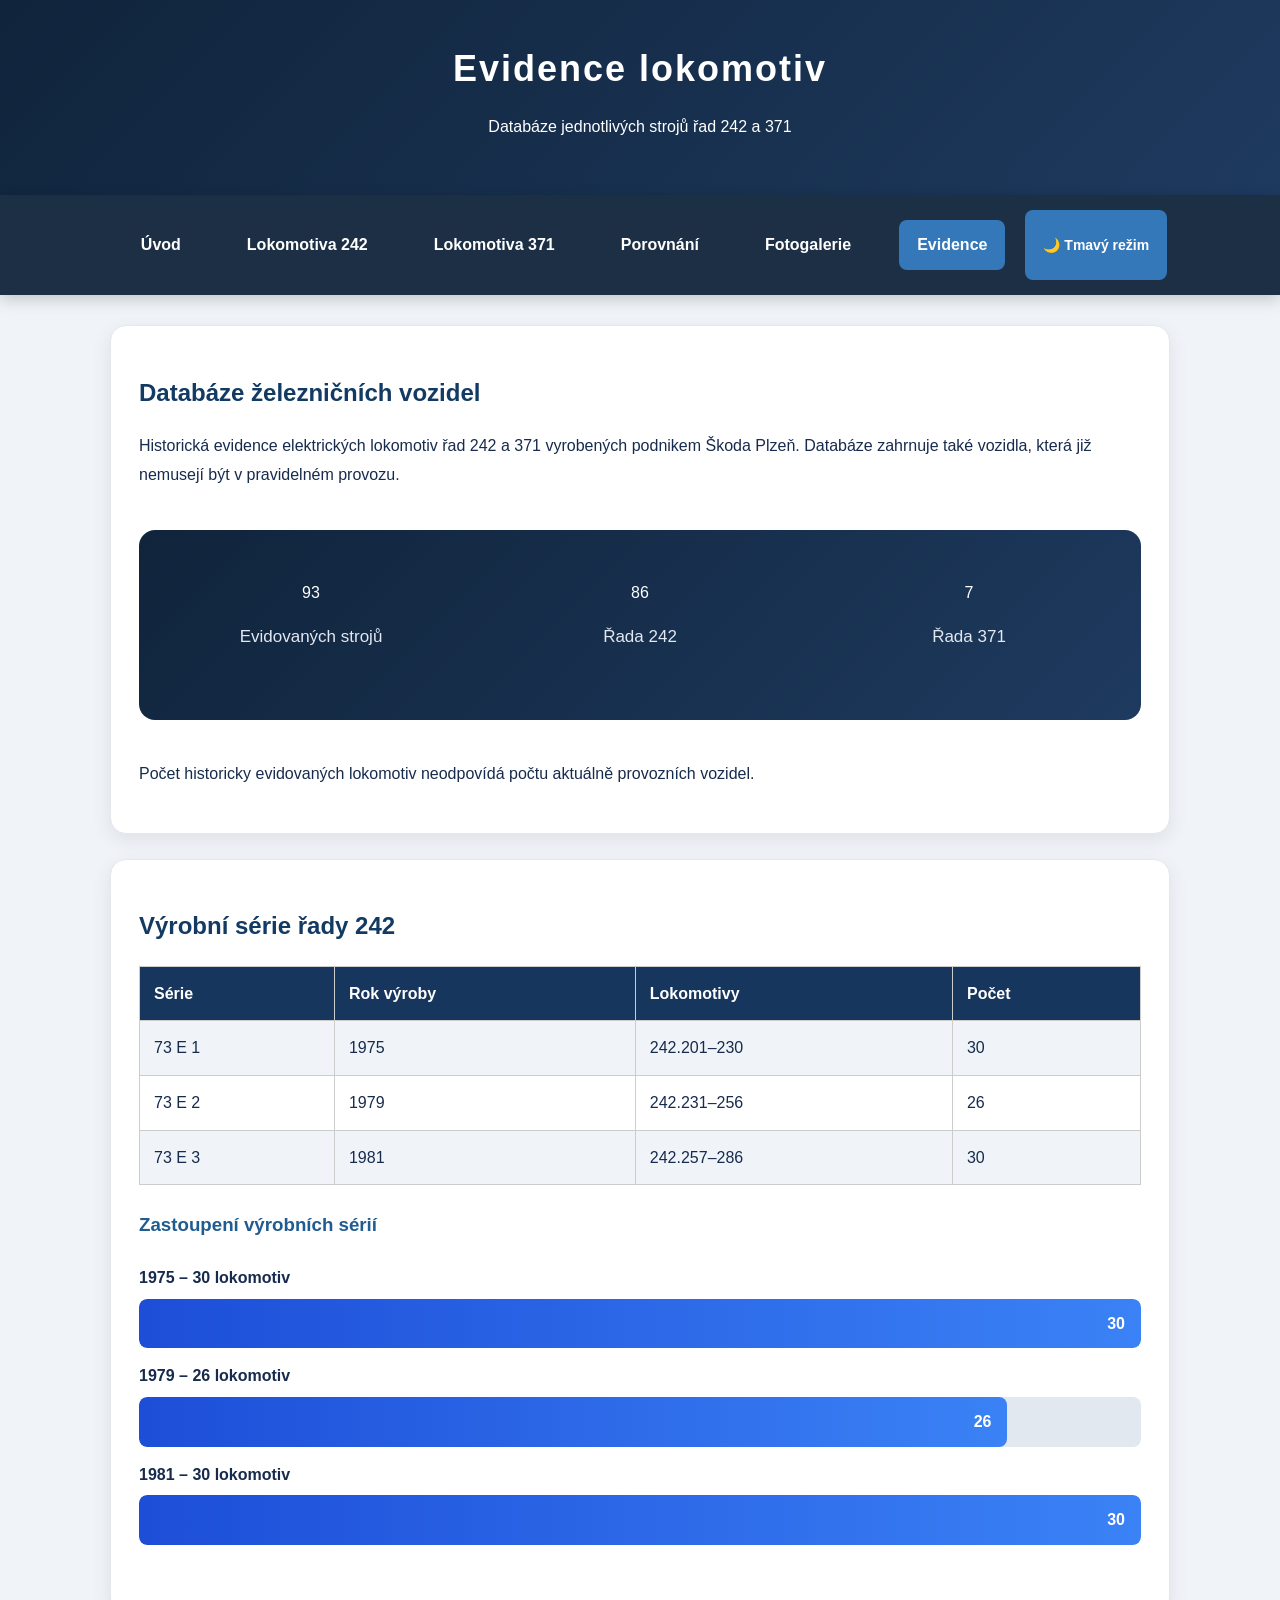
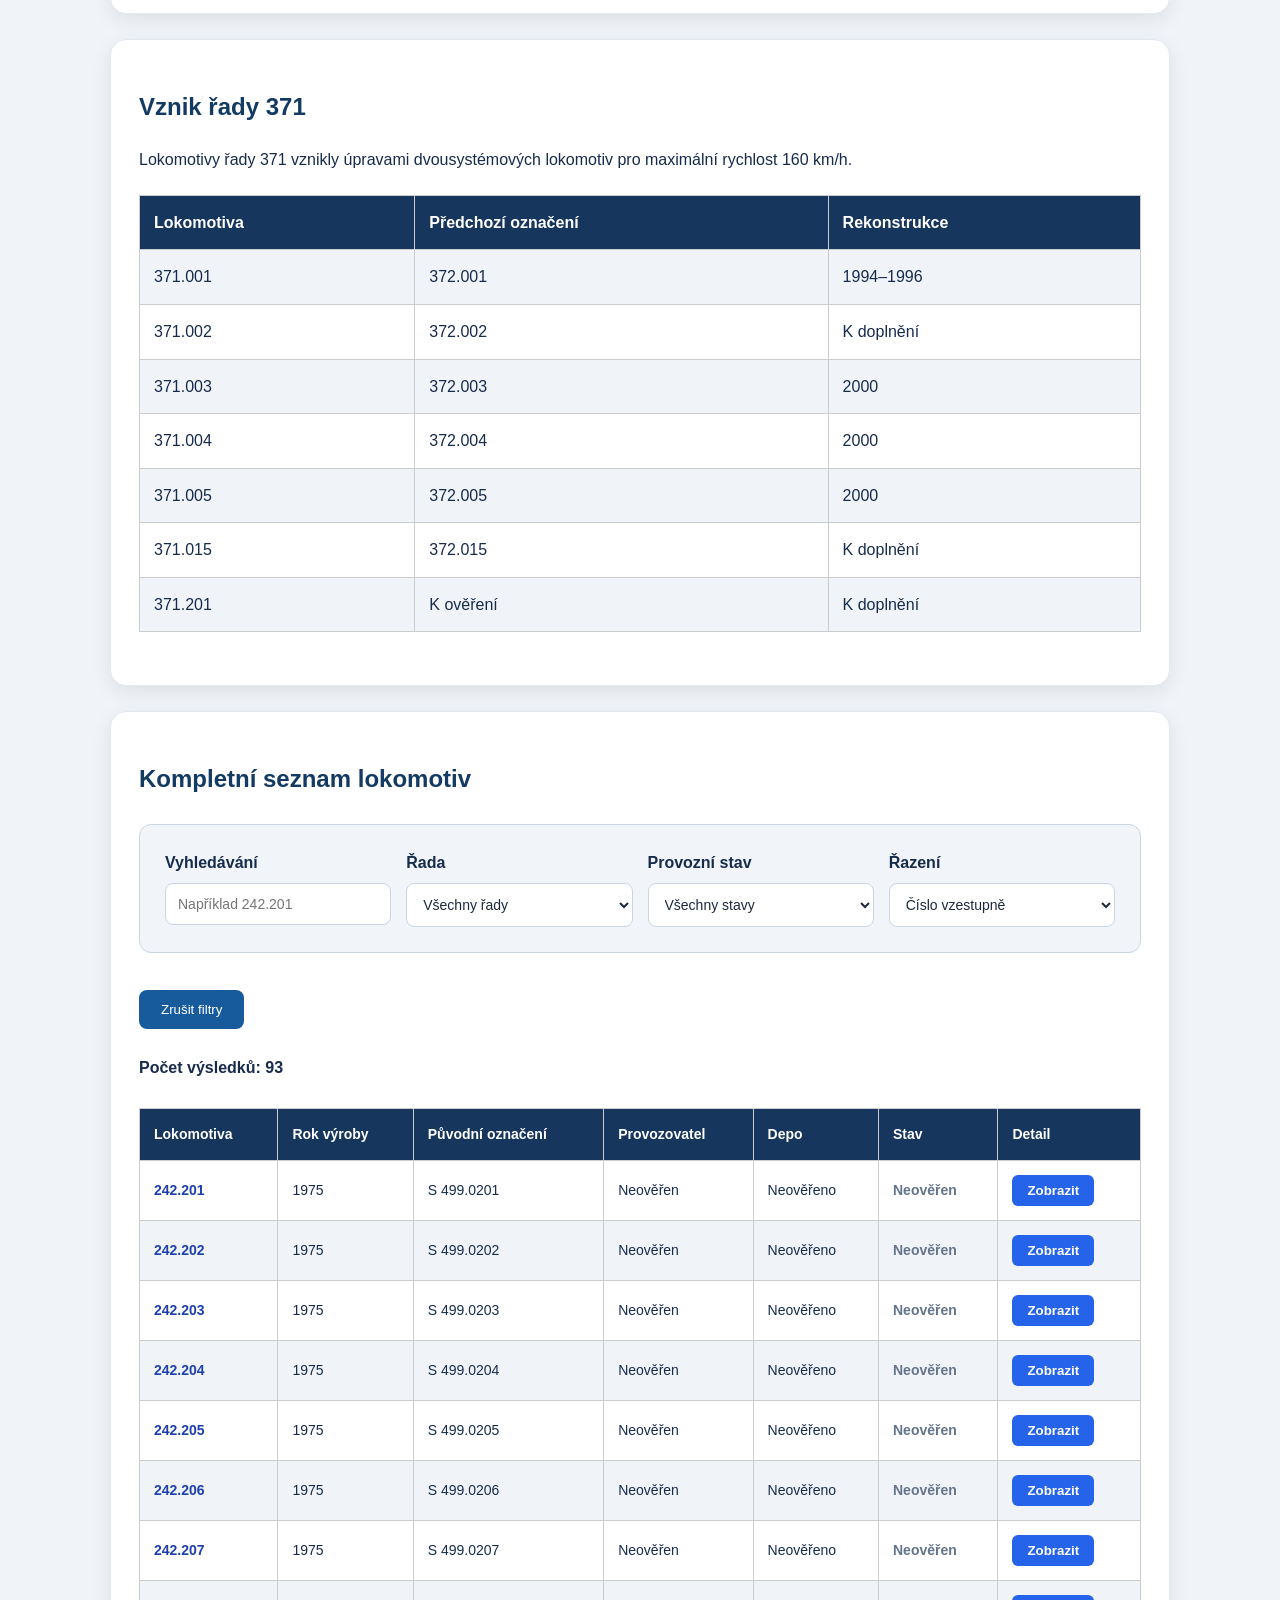
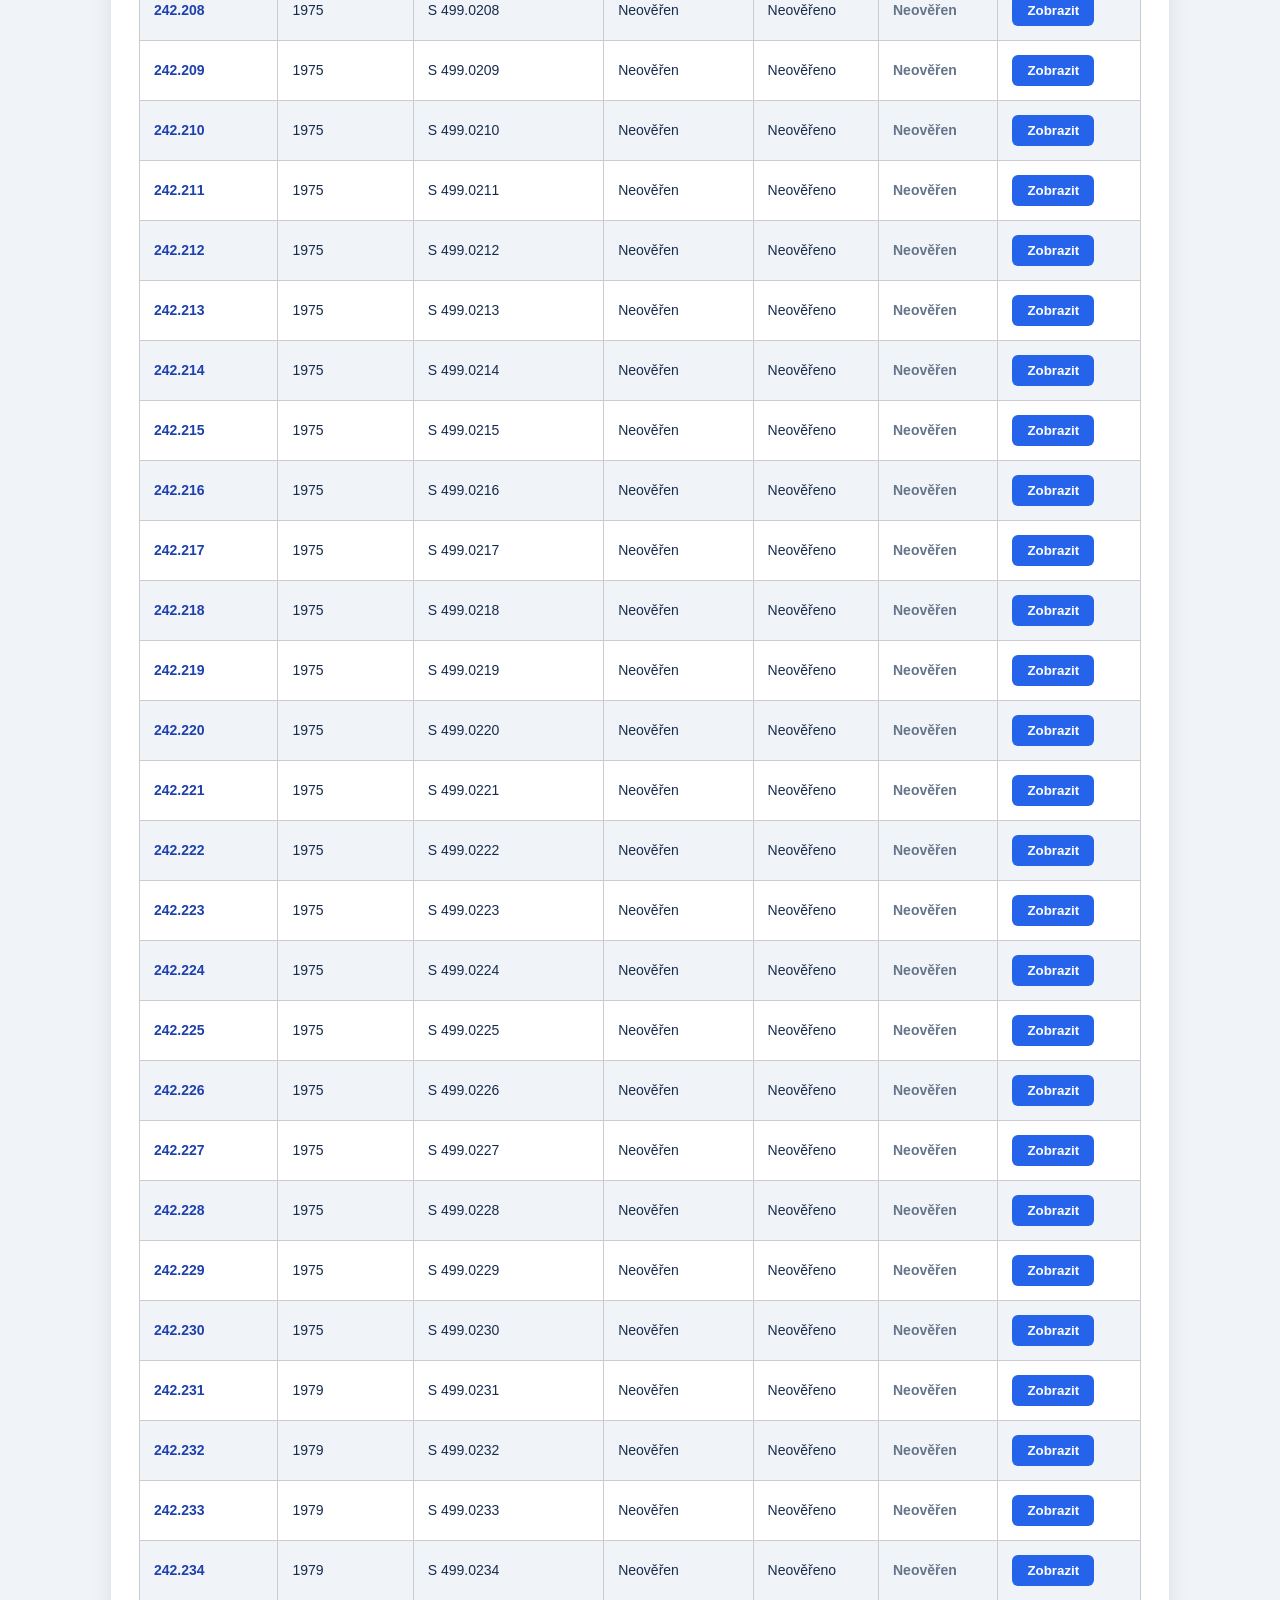
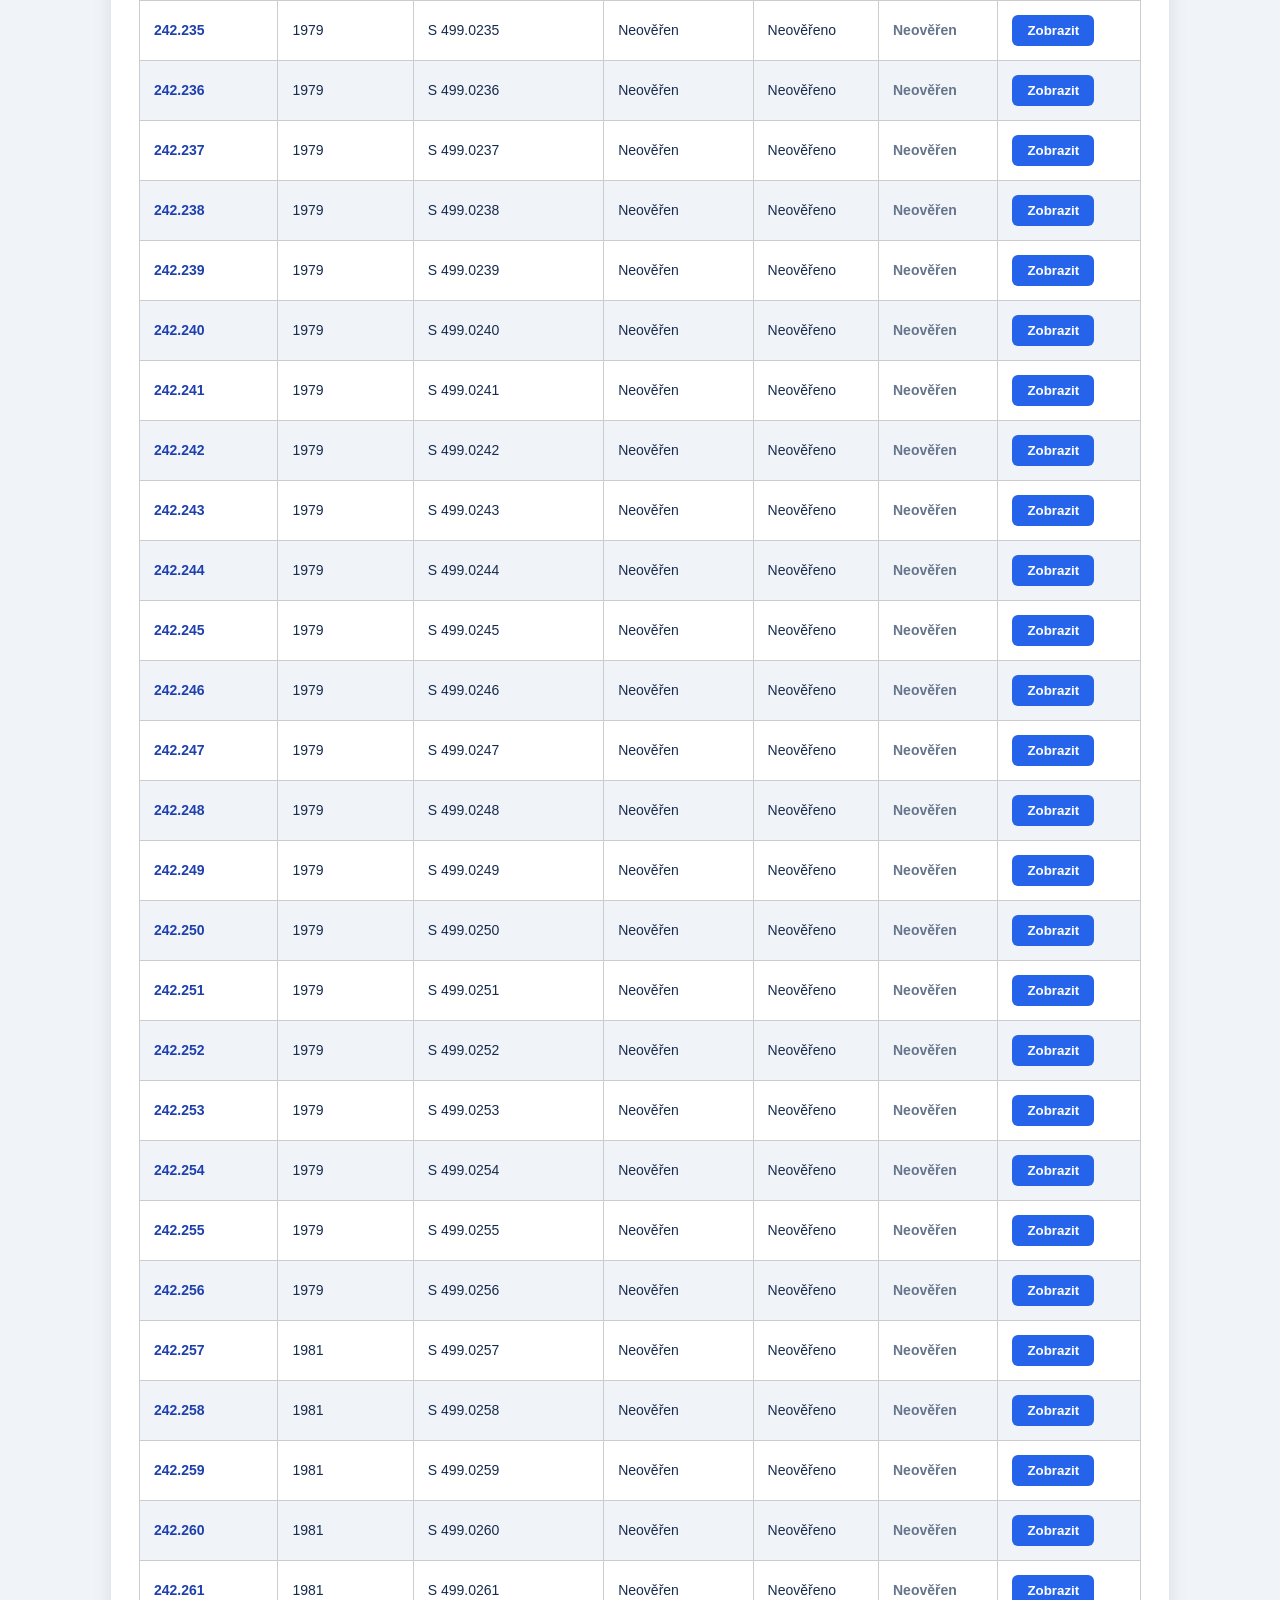
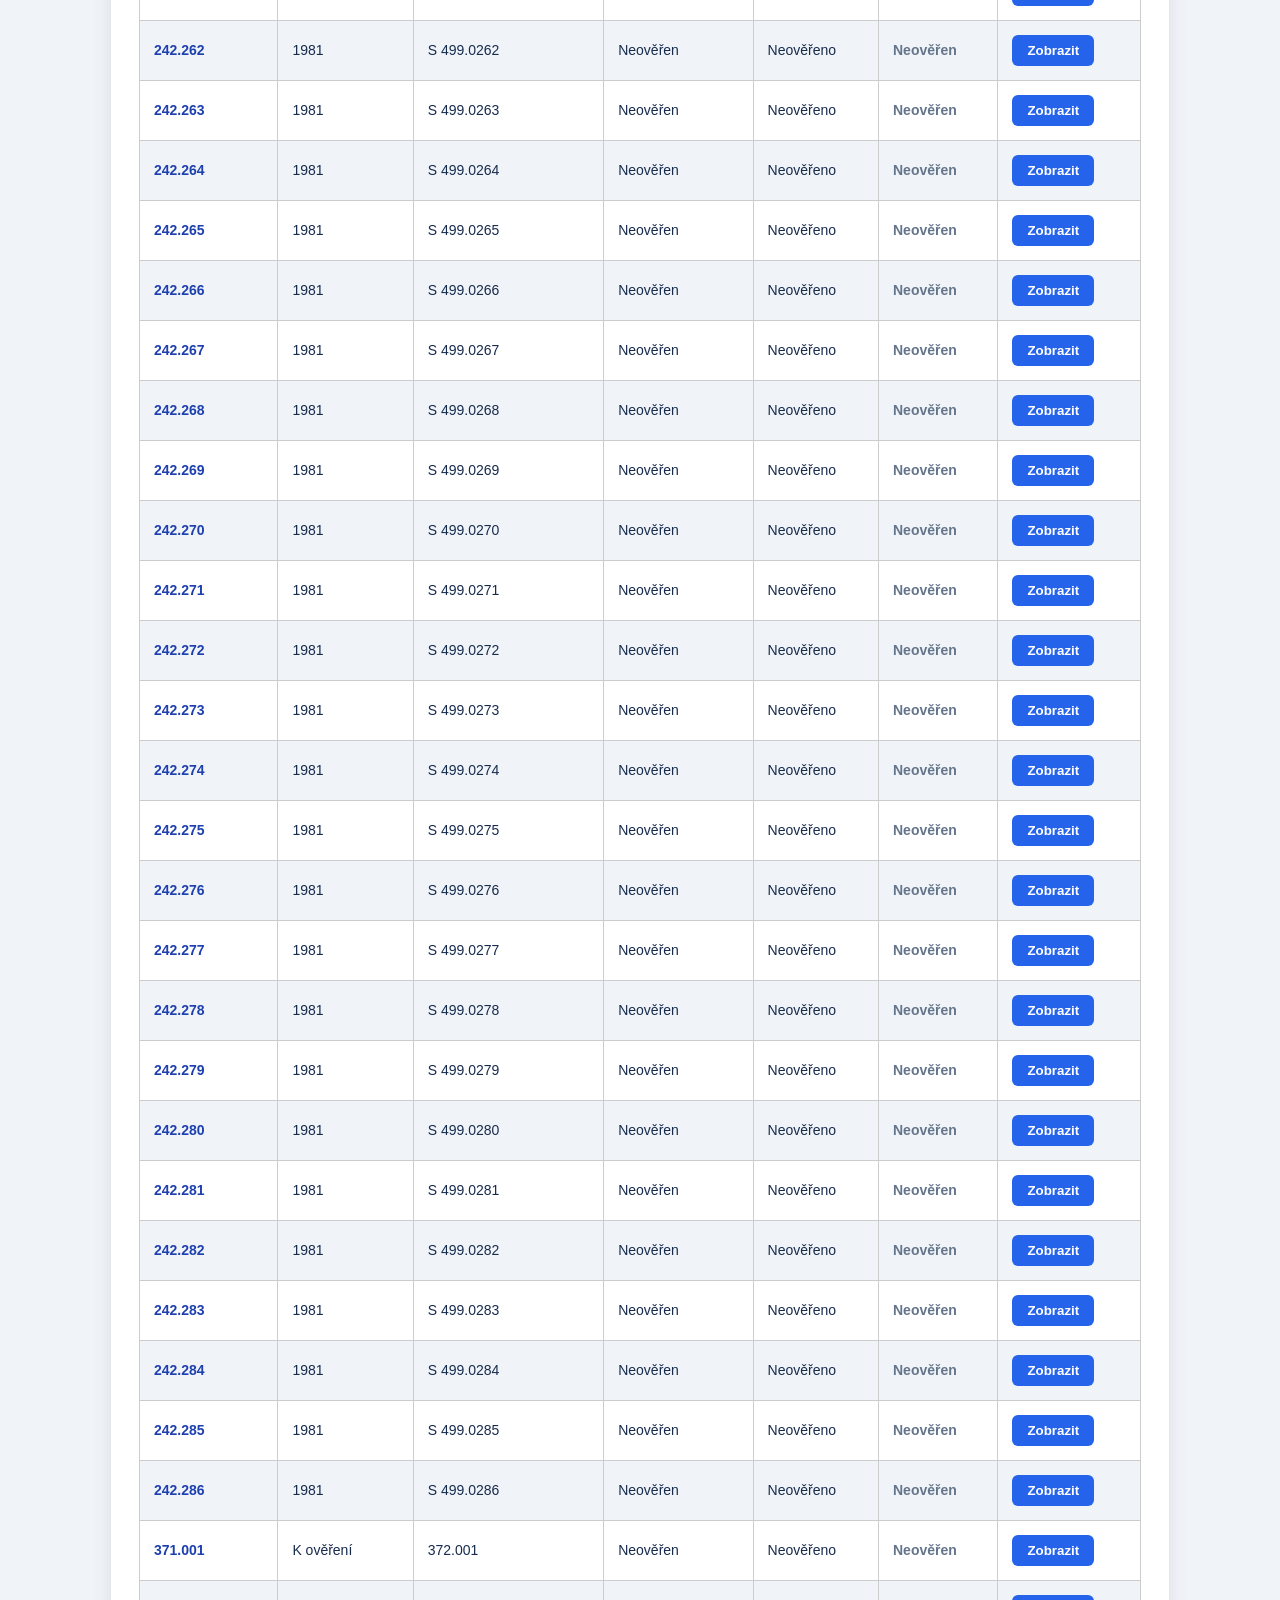
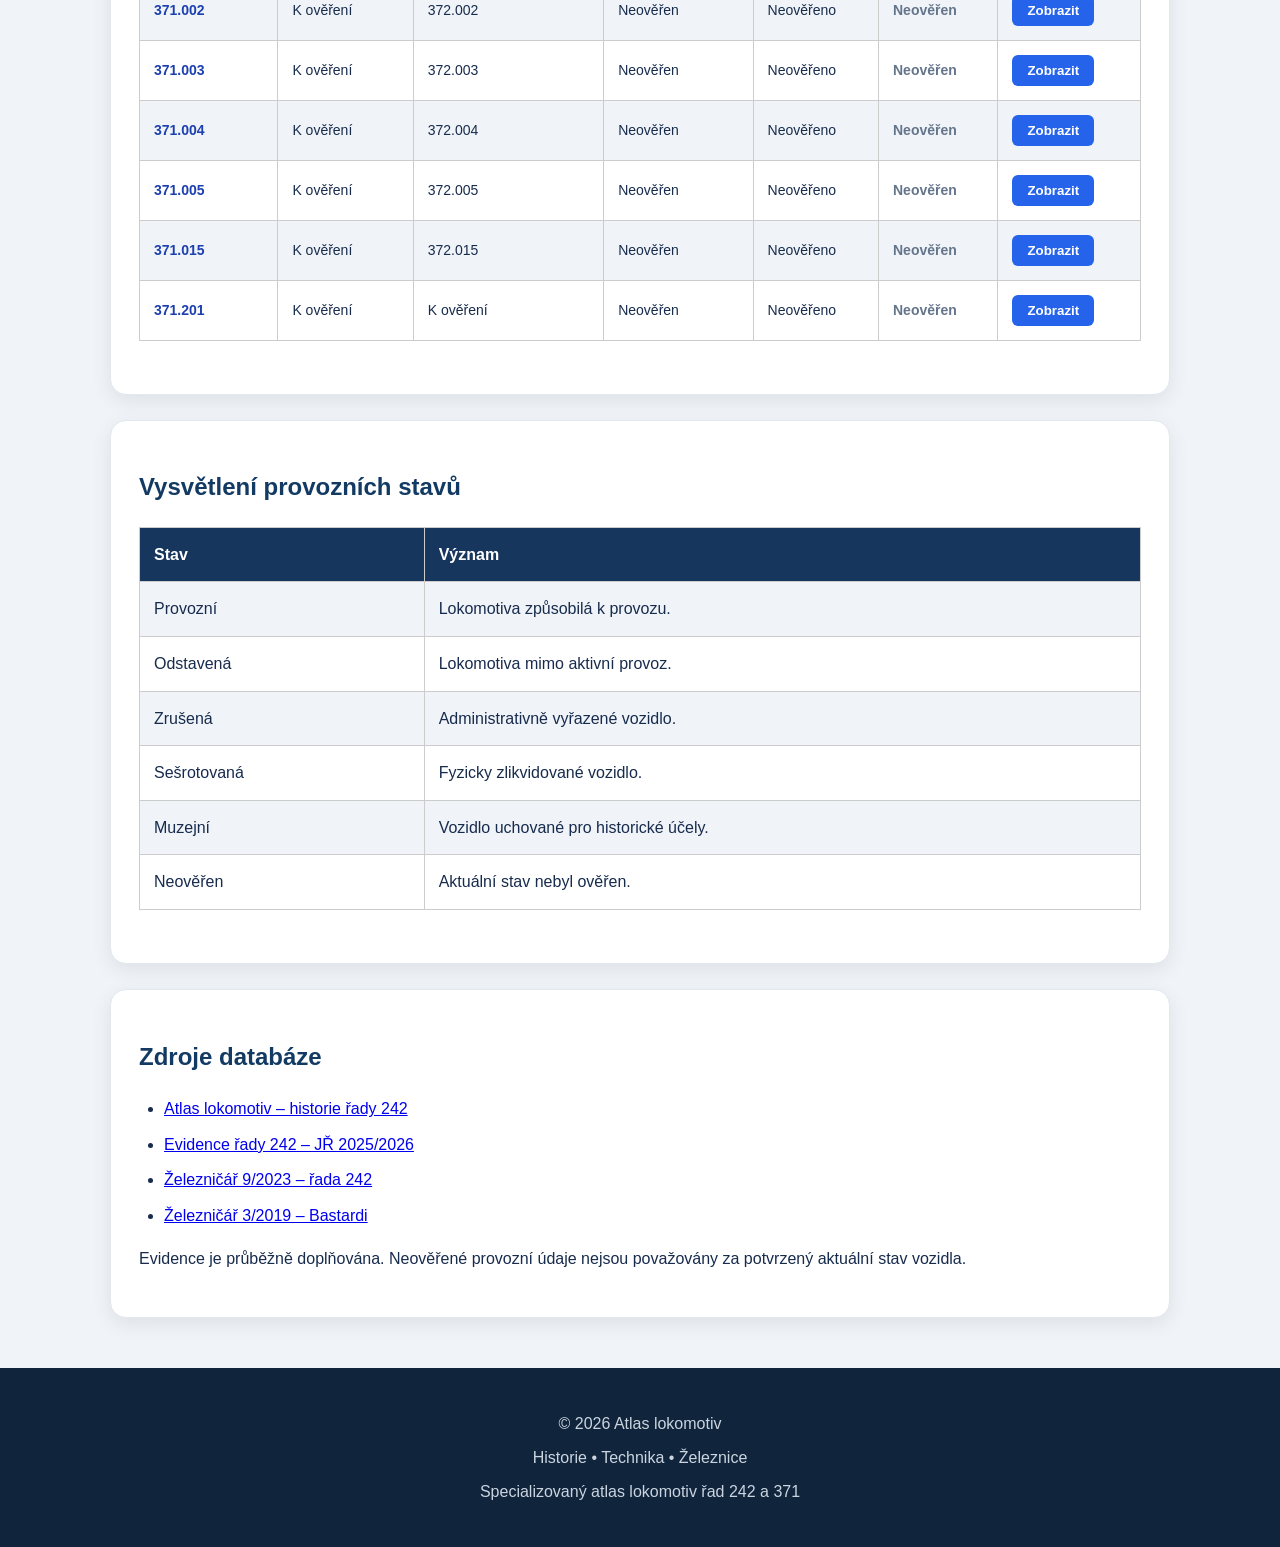
<file: evidence.html>
<!DOCTYPE html>
<html lang="cs">

<head>
    <meta charset="UTF-8">
    <meta name="viewport" content="width=device-width, initial-scale=1.0">
    <title>Evidence lokomotiv 242 a 371 – databáze vozidel</title>
    <meta name="description" content="Historická evidence lokomotiv 242 Plecháč a 371 Bastard. Databáze jednotlivých strojů, evidenční čísla, výrobní série, historie a vyhledávání vozidel.">
    <meta name="robots" content="index, follow">
    <link rel="canonical" href="https://atlaslokomotiv.github.io/atlas-lokomotiv-242-371/evidence.html">
    <meta property="og:type" content="website">
    <meta property="og:locale" content="cs_CZ">
    <meta property="og:site_name" content="Atlas lokomotiv">
    <meta property="og:title" content="Evidence lokomotiv 242 a 371 – databáze vozidel">
    <meta property="og:description" content="Historická evidence lokomotiv 242 Plecháč a 371 Bastard. Databáze jednotlivých strojů, evidenční čísla, výrobní série, historie a vyhledávání vozidel.">
    <meta property="og:url" content="https://atlaslokomotiv.github.io/atlas-lokomotiv-242-371/evidence.html">
    <meta property="og:image" content="https://atlaslokomotiv.github.io/atlas-lokomotiv-242-371/images/242.jpg">
    <meta name="twitter:card" content="summary_large_image">
    <link rel="stylesheet" href="styly.css">
    <script type="application/ld+json">
{
    "@context": "https://schema.org",
    "@type": "CollectionPage",
    "name": "Evidence lokomotiv 242 a 371 – databáze vozidel",
    "description": "Historická evidence lokomotiv 242 Plecháč a 371 Bastard. Databáze jednotlivých strojů, evidenční čísla, výrobní série, historie a vyhledávání vozidel.",
    "url": "https://atlaslokomotiv.github.io/atlas-lokomotiv-242-371/evidence.html",
    "inLanguage": "cs-CZ",
    "image": "https://atlaslokomotiv.github.io/atlas-lokomotiv-242-371/images/242.jpg"
}
    </script>
</head>

<body>

<header>
    <h1>Evidence lokomotiv</h1>
    <p>Databáze jednotlivých strojů řad 242 a 371</p>
</header>

<nav>
    <a href="index.html">Úvod</a>
    <a href="lokomotiva-242.html">Lokomotiva 242</a>
    <a href="lokomotiva-371.html">Lokomotiva 371</a>
    <a href="porovnani.html">Porovnání</a>
    <a href="galerie.html">Fotogalerie</a>
    <a href="evidence.html" aria-current="page">Evidence</a>

    <button id="theme-toggle" type="button">
        🌙 Tmavý režim
    </button>
</nav>

<main>

    <section class="card">

        <h2>Databáze železničních vozidel</h2>

        <p>
            Historická evidence elektrických lokomotiv
            řad 242 a 371 vyrobených podnikem Škoda Plzeň.
            Databáze zahrnuje také vozidla, která již
            nemusejí být v pravidelném provozu.
        </p>

        <div class="statistiky">
            <div class="statistiky-grid">

                <div class="statistika">
                    <span id="celkovy-pocet">93</span>
                    <p>Evidovaných strojů</p>
                </div>

                <div class="statistika">
                    <span>86</span>
                    <p>Řada 242</p>
                </div>

                <div class="statistika">
                    <span>7</span>
                    <p>Řada 371</p>
                </div>

            </div>
        </div>

        <p class="technicka-poznamka">
            Počet historicky evidovaných lokomotiv
            neodpovídá počtu aktuálně provozních vozidel.
        </p>

    </section>


    <!-- VÝROBNÍ SÉRIE -->

    <section class="card">

        <h2>Výrobní série řady 242</h2>

        <div class="tabulka-scroll">

            <table class="technicke-udaje">

                <tr>
                    <th>Série</th>
                    <th>Rok výroby</th>
                    <th>Lokomotivy</th>
                    <th>Počet</th>
                </tr>

                <tr>
                    <td>73 E 1</td>
                    <td>1975</td>
                    <td>242.201–230</td>
                    <td>30</td>
                </tr>

                <tr>
                    <td>73 E 2</td>
                    <td>1979</td>
                    <td>242.231–256</td>
                    <td>26</td>
                </tr>

                <tr>
                    <td>73 E 3</td>
                    <td>1981</td>
                    <td>242.257–286</td>
                    <td>30</td>
                </tr>

            </table>

        </div>

        <h3>Zastoupení výrobních sérií</h3>

        <div class="porovnani-graf">

            <div class="graf-popis">1975 – 30 lokomotiv</div>

            <div class="graf-draha">
                <div class="graf-sloupec rada242"
                     style="width:100%">
                    30
                </div>
            </div>

            <div class="graf-popis">1979 – 26 lokomotiv</div>

            <div class="graf-draha">
                <div class="graf-sloupec rada242"
                     style="width:86.67%">
                    26
                </div>
            </div>

            <div class="graf-popis">1981 – 30 lokomotiv</div>

            <div class="graf-draha">
                <div class="graf-sloupec rada242"
                     style="width:100%">
                    30
                </div>
            </div>

        </div>

    </section>


    <!-- HISTORIE ŘADY 371 -->

    <section class="card">

        <h2>Vznik řady 371</h2>

        <p>
            Lokomotivy řady 371 vznikly úpravami
            dvousystémových lokomotiv pro maximální
            rychlost 160 km/h.
        </p>

        <div class="tabulka-scroll">

            <table class="technicke-udaje">

                <tr>
                    <th>Lokomotiva</th>
                    <th>Předchozí označení</th>
                    <th>Rekonstrukce</th>
                </tr>

                <tr>
                    <td>371.001</td>
                    <td>372.001</td>
                    <td>1994–1996</td>
                </tr>

                <tr>
                    <td>371.002</td>
                    <td>372.002</td>
                    <td>K doplnění</td>
                </tr>

                <tr>
                    <td>371.003</td>
                    <td>372.003</td>
                    <td>2000</td>
                </tr>

                <tr>
                    <td>371.004</td>
                    <td>372.004</td>
                    <td>2000</td>
                </tr>

                <tr>
                    <td>371.005</td>
                    <td>372.005</td>
                    <td>2000</td>
                </tr>

                <tr>
                    <td>371.015</td>
                    <td>372.015</td>
                    <td>K doplnění</td>
                </tr>

                <tr>
                    <td>371.201</td>
                    <td>K ověření</td>
                    <td>K doplnění</td>
                </tr>

            </table>

        </div>

    </section>


    <!-- VYHLEDÁVÁNÍ A FILTRY -->

    <section class="card" id="databaze">

        <h2>Kompletní seznam lokomotiv</h2>

        <div class="evidence-filtry">

            <div>
                <label for="hledani-lokomotivy">
                    Vyhledávání
                </label>

                <input type="search"
                       id="hledani-lokomotivy"
                       placeholder="Například 242.201">
            </div>

            <div>
                <label for="filtr-rada">Řada</label>

                <select id="filtr-rada">
                    <option value="vse">Všechny řady</option>
                    <option value="242">Řada 242</option>
                    <option value="371">Řada 371</option>
                </select>
            </div>

            <div>
                <label for="filtr-stav">Provozní stav</label>

                <select id="filtr-stav">
                    <option value="vse">Všechny stavy</option>
                    <option value="Provozní">Provozní</option>
                    <option value="Odstavená">Odstavená</option>
                    <option value="Zrušená">Zrušená</option>
                    <option value="Sešrotovaná">Sešrotovaná</option>
                    <option value="Muzejní">Muzejní</option>
                    <option value="Neověřen">Neověřen</option>
                </select>
            </div>

            <div>
                <label for="filtr-razeni">Řazení</label>

                <select id="filtr-razeni">
                    <option value="vzestupne">
                        Číslo vzestupně
                    </option>

                    <option value="sestupne">
                        Číslo sestupně
                    </option>
                </select>
            </div>

        </div>

        <button id="zrusit-filtry" type="button"
                class="tlacitko">
            Zrušit filtry
        </button>

        <p id="pocet-vysledku" aria-live="polite">
            Počet výsledků: 93
        </p>

        <div class="tabulka-scroll">

            <table class="technicke-udaje evidence-tabulka">

                <thead>
                    <tr>
                        <th>Lokomotiva</th>
                        <th>Rok výroby</th>
                        <th>Původní označení</th>
                        <th>Provozovatel</th>
                        <th>Depo</th>
                        <th>Stav</th>
                        <th>Detail</th>
                    </tr>
                </thead>

                <tbody id="seznam-lokomotiv"></tbody>

            </table>

        </div>

        <noscript>
            Pro zobrazení databáze je nutné povolit JavaScript.
        </noscript>

    </section>


    <!-- VYSVĚTLENÍ STAVŮ -->

    <section class="card">

        <h2>Vysvětlení provozních stavů</h2>

        <div class="tabulka-scroll">

            <table class="technicke-udaje">

                <tr>
                    <th>Stav</th>
                    <th>Význam</th>
                </tr>

                <tr>
                    <td>Provozní</td>
                    <td>Lokomotiva způsobilá k provozu.</td>
                </tr>

                <tr>
                    <td>Odstavená</td>
                    <td>Lokomotiva mimo aktivní provoz.</td>
                </tr>

                <tr>
                    <td>Zrušená</td>
                    <td>Administrativně vyřazené vozidlo.</td>
                </tr>

                <tr>
                    <td>Sešrotovaná</td>
                    <td>Fyzicky zlikvidované vozidlo.</td>
                </tr>

                <tr>
                    <td>Muzejní</td>
                    <td>Vozidlo uchované pro historické účely.</td>
                </tr>

                <tr>
                    <td>Neověřen</td>
                    <td>Aktuální stav nebyl ověřen.</td>
                </tr>

            </table>

        </div>

    </section>


    <!-- ZDROJE -->

    <section class="card">

        <h2>Zdroje databáze</h2>

        <ul>

            <li>
                <a href="https://ww.zelpage.cz/loko-242.html"
                   target="_blank" rel="noopener noreferrer">
                    Atlas lokomotiv – historie řady 242
                </a>
            </li>

            <li>
                <a href="https://www.alanbutschek.cz/obehy2526/ob_242_2526.html"
                   target="_blank" rel="noopener noreferrer">
                    Evidence řady 242 – JŘ 2025/2026
                </a>
            </li>

            <li>
                <a href="https://seznam.cd.cz/assets/zeleznicar/zeleznicar_09_2023.pdf"
                   target="_blank" rel="noopener noreferrer">
                    Železničář 9/2023 – řada 242
                </a>
            </li>

            <li>
                <a href="https://zeleznicar.cd.cz/assets/zeleznicar/zeleznicar_03_2019.pdf"
                   target="_blank" rel="noopener noreferrer">
                    Železničář 3/2019 – Bastardi
                </a>
            </li>

        </ul>

        <p>
            Evidence je průběžně doplňována.
            Neověřené provozní údaje nejsou považovány
            za potvrzený aktuální stav vozidla.
        </p>

    </section>

</main>


<!-- DETAIL LOKOMOTIVY -->

<dialog id="detail-lokomotivy">

    <button id="zavrit-detail"
            type="button"
            aria-label="Zavřít detail">
        ×
    </button>

    <h2 id="detail-nazev"></h2>

    <img id="detail-foto"
         class="lokomotiva-img"
         alt="Ilustrační fotografie řady">

    <p id="detail-popisek"></p>

    <table class="technicke-udaje">
        <tbody id="detail-udaje"></tbody>
    </table>

    <p id="detail-historie"></p>

    <a id="detail-odkaz" class="tlacitko">
        Technické informace o řadě
    </a>

</dialog>


<footer>

    <p>© 2026 Atlas lokomotiv</p>
    <p>Historie • Technika • Železnice</p>
    <p>Specializovaný atlas lokomotiv řad 242 a 371</p>

</footer>


<script src="script.js"></script>

<script>

(function () {

    const lokomotivy = [];


    // VYTVOŘENÍ EVIDENCE ŘADY 242

    for (let cislo = 201; cislo <= 286; cislo++) {

        let rok;
        let serie;

        if (cislo <= 230) {

            rok = 1975;
            serie = "73 E 1";

        } else if (cislo <= 256) {

            rok = 1979;
            serie = "73 E 2";

        } else {

            rok = 1981;
            serie = "73 E 3";

        }

        lokomotivy.push({

            cislo: "242." + cislo,
            rada: "242",
            prezdivka: "Plecháč",
            rok: rok,
            serie: serie,
            puvodni: "S 499.0" + cislo,
            vyrobce: "Škoda Plzeň",
            vyrobniCislo: "Neověřeno",
            rekonstrukce: "Neověřeno",
            provozovatel: "Neověřen",
            depo: "Neověřeno",
            stav: "Neověřen",
            lak: "Neověřen",
            vyrazeni: "Neověřeno",
            rychlost: "120 km/h",
            napajeni: "25 kV AC, 50 Hz",
            foto: "images/242.jpg",
            ilustracni: true,

            historie:
                "Lokomotiva patří do výrobní série " +
                serie + " z roku " + rok +
                ". Individuální historie bude doplněna.",

            aktualizace: "Neověřeno"

        });

    }


    // VYTVOŘENÍ EVIDENCE ŘADY 371

    const bastardi = [

        {
            cislo: "001",
            puvodni: "372.001",
            rekonstrukce: "1994–1996"
        },

        {
            cislo: "002",
            puvodni: "372.002",
            rekonstrukce: "K doplnění"
        },

        {
            cislo: "003",
            puvodni: "372.003",
            rekonstrukce: "2000"
        },

        {
            cislo: "004",
            puvodni: "372.004",
            rekonstrukce: "2000"
        },

        {
            cislo: "005",
            puvodni: "372.005",
            rekonstrukce: "2000"
        },

        {
            cislo: "015",
            puvodni: "372.015",
            rekonstrukce: "K doplnění"
        },

        {
            cislo: "201",
            puvodni: "K ověření",
            rekonstrukce: "K doplnění"
        }

    ];


    bastardi.forEach(stroj => {

        lokomotivy.push({

            cislo: "371." + stroj.cislo,
            rada: "371",
            prezdivka: "Bastard",
            rok: "K ověření",
            serie: "K ověření",
            puvodni: stroj.puvodni,
            rekonstrukce: stroj.rekonstrukce,
            vyrobce: "Škoda Plzeň",
            vyrobniCislo: "Neověřeno",
            provozovatel: "Neověřen",
            depo: "Neověřeno",
            stav: "Neověřen",
            lak: "Neověřen",
            vyrazeni: "Neověřeno",
            rychlost: "160 km/h",
            napajeni: "3 kV DC / 15 kV AC, 16,7 Hz",
            foto: "images/371.jpg",
            ilustracni: true,

            historie:
                "Dvousystémová lokomotiva řady 371. " +
                "Podrobná historie stroje bude doplněna.",

            aktualizace: "Neověřeno"

        });

    });


    // INDIVIDUÁLNÍ ÚDAJE

    const doplneneUdaje = {

        "242.286": {

            historie:
                "Poslední dodaná lokomotiva řady 242 " +
                "pro ČSD. Uzavřela výrobu lokomotiv " +
                "Škoda první generace."

        },

        "371.001": {

            historie:
                "První lokomotiva řady 372 přestavěná " +
                "na maximální rychlost 160 km/h."

        }

    };


    lokomotivy.forEach(loko => {

        if (doplneneUdaje[loko.cislo]) {

            Object.assign(
                loko,
                doplneneUdaje[loko.cislo]
            );

        }

    });


    // OVLÁDACÍ PRVKY

    const hledani =
        document.getElementById("hledani-lokomotivy");

    const filtrRada =
        document.getElementById("filtr-rada");

    const filtrStav =
        document.getElementById("filtr-stav");

    const razeni =
        document.getElementById("filtr-razeni");

    const tabulka =
        document.getElementById("seznam-lokomotiv");

    const dialog =
        document.getElementById("detail-lokomotivy");


    // VYTVOŘENÍ BUŇKY TABULKY

    function pridejBunku(radek, hodnota) {

        const bunka = document.createElement("td");

        bunka.textContent = hodnota;

        radek.appendChild(bunka);

        return bunka;

    }


    // VYHLEDÁVÁNÍ A FILTROVÁNÍ

    function normalizuj(text) {

        return String(text)
            .toLowerCase()
            .replace(/[\s.-]/g, "");

    }


    function vykresliTabulku() {

        const dotaz = normalizuj(hledani.value);

        let vysledky = lokomotivy.filter(loko => {

            const odpovidaHledani = [

                loko.cislo,
                loko.puvodni,
                loko.prezdivka

            ].some(hodnota =>
                normalizuj(hodnota).includes(dotaz)
            );

            const odpovidaRada =
                filtrRada.value === "vse" ||
                loko.rada === filtrRada.value;

            const odpovidaStav =
                filtrStav.value === "vse" ||
                loko.stav === filtrStav.value;

            return odpovidaHledani &&
                   odpovidaRada &&
                   odpovidaStav;

        });


        vysledky.sort((a, b) => {

            const poradi =
                a.cislo.localeCompare(
                    b.cislo, "cs", { numeric: true }
                );

            return razeni.value === "vzestupne"
                ? poradi
                : -poradi;

        });


        tabulka.replaceChildren();


        vysledky.forEach(loko => {

            const radek =
                document.createElement("tr");

            const cislo =
                pridejBunku(radek, loko.cislo);

            cislo.className =
                "cislo-lokomotivy";

            pridejBunku(radek, loko.rok);
            pridejBunku(radek, loko.puvodni);
            pridejBunku(radek, loko.provozovatel);
            pridejBunku(radek, loko.depo);

            const stav =
                pridejBunku(radek, loko.stav);

            stav.className = "stav-lokomotivy";

            stav.dataset.stav = loko.stav;

            const bunka =
                document.createElement("td");

            const tlacitko =
                document.createElement("button");

            tlacitko.type = "button";

            tlacitko.className =
                "evidence-detail";

            tlacitko.textContent = "Zobrazit";

            tlacitko.addEventListener("click", () => {

                zobrazDetail(loko);

            });

            bunka.appendChild(tlacitko);
            radek.appendChild(bunka);
            tabulka.appendChild(radek);

        });


        if (vysledky.length === 0) {

            const radek =
                document.createElement("tr");

            const bunka =
                pridejBunku(
                    radek,
                    "Nebyly nalezeny žádné lokomotivy."
                );

            bunka.colSpan = 7;

            tabulka.appendChild(radek);

        }


        document.getElementById("pocet-vysledku")
            .textContent =
            "Počet výsledků: " + vysledky.length;

    }


    // DETAIL LOKOMOTIVY

    function zobrazDetail(loko) {

        document.getElementById("detail-nazev")
            .textContent =
                loko.cislo + " – " + loko.prezdivka;

        const obrazek =
            document.getElementById("detail-foto");

        obrazek.src = loko.foto;

        obrazek.alt = loko.ilustracni
            ? "Ilustrační fotografie řady " + loko.rada
            : "Lokomotiva " + loko.cislo;

        document.getElementById("detail-popisek")
            .textContent = loko.ilustracni
                ? "Ilustrační fotografie lokomotivní řady."
                : "Fotografie konkrétní lokomotivy.";

        const udaje = [

            ["Evidenční číslo", loko.cislo],
            ["Původní označení", loko.puvodni],
            ["Výrobce", loko.vyrobce],
            ["Výrobní číslo", loko.vyrobniCislo],
            ["Rok výroby", loko.rok],
            ["Výrobní série", loko.serie],
            ["Rekonstrukce", loko.rekonstrukce],
            ["Provozovatel", loko.provozovatel],
            ["Depo", loko.depo],
            ["Provozní stav", loko.stav],
            ["Barevné provedení", loko.lak],
            ["Datum vyřazení", loko.vyrazeni],
            ["Maximální rychlost", loko.rychlost],
            ["Napájecí soustava", loko.napajeni],
            ["Aktualizace provozních údajů", loko.aktualizace]

        ];


        const detailTabulka =
            document.getElementById("detail-udaje");

        detailTabulka.replaceChildren();

        udaje.forEach(([nazev, hodnota]) => {

            const radek =
                document.createElement("tr");

            pridejBunku(radek, nazev);
            pridejBunku(radek, hodnota);

            detailTabulka.appendChild(radek);

        });


        document.getElementById("detail-historie")
            .textContent = loko.historie;

        document.getElementById("detail-odkaz")
            .href = "lokomotiva-" + loko.rada + ".html";

        dialog.showModal();

    }


    // ZRUŠENÍ FILTRŮ

    document.getElementById("zrusit-filtry")
        .addEventListener("click", () => {

            hledani.value = "";
            filtrRada.value = "vse";
            filtrStav.value = "vse";
            razeni.value = "vzestupne";

            vykresliTabulku();

        });


    // ZAVŘENÍ DETAILU

    document.getElementById("zavrit-detail")
        .addEventListener("click", () => {

            dialog.close();

        });


    // AUTOMATICKÁ AKTUALIZACE

    hledani.addEventListener("input", vykresliTabulku);

    filtrRada.addEventListener("change", vykresliTabulku);

    filtrStav.addEventListener("change", vykresliTabulku);

    razeni.addEventListener("change", vykresliTabulku);

    document.getElementById("celkovy-pocet")
        .textContent = lokomotivy.length;

    vykresliTabulku();

})();

</script>

</body>
</html>
</file>
<file: styly.css>
* {
    box-sizing: border-box;
}

body {
    margin: 0;
    font-family: Arial, sans-serif;
    background-color: #eef2f7;
    color: #17253b;
}

header {
    background-color: #142b49;
    color: white;
    padding: 35px 20px;
    text-align: center;
}

nav {
    background-color: #24466c;
    padding: 15px;
    text-align: center;
}

nav a {
    color: white;
    text-decoration: none;
    margin: 10px;
    font-weight: bold;
}

nav a:hover {
    color: #ffcf5a;
}

main {
    max-width: 1100px;
    margin: 30px auto;
    padding: 20px;
}

.card {
    background: white;
    padding: 25px;
    margin-bottom: 20px;
    border-radius: 12px;
    box-shadow: 0 4px 12px #00000015;
}

button {
    background: #24466c;
    color: white;
    border: none;
    padding: 12px 20px;
    border-radius: 8px;
    cursor: pointer;
}

footer {
    background: #142b49;
    color: white;
    text-align: center;
    padding: 20px;
}

.lokomotiva-img {
    width: 100%;
    max-height: 400px;
    object-fit: cover;
    border-radius: 12px;
    margin: 15px 0;
}

.technicke-udaje {
    width: 100%;
    border-collapse: collapse;
    margin-top: 20px;
    margin-bottom: 25px;
}

.technicke-udaje th,
.technicke-udaje td {
    border: 1px solid #cccccc;
    padding: 14px;
    text-align: left;
}

.technicke-udaje th {
    background-color: #17365d;
    color: white;
}

.technicke-udaje tr:nth-child(even) {
    background-color: #f0f4f8;
}

.lokomotiva-img {
    display: block;
    width: 100%;
    max-height: 450px;
    object-fit: contain;
    border-radius: 10px;
    margin: 20px auto;
}

.porovnani-foto {
    display: grid;
    grid-template-columns: repeat(2, 1fr);
    gap: 20px;
    margin-top: 20px;
}

.porovnani-foto img {
    width: 100%;
    height: 280px;
    object-fit: contain;
    border-radius: 12px;
}

.porovnani-foto h3 {
    text-align: center;
}

.tabulka-obal {
    overflow-x: auto;
}

@media (max-width: 700px) {
    .porovnani-foto {
        grid-template-columns: 1fr;
    }
}

.galerie {
    display: grid;
    grid-template-columns: repeat(2, 1fr);
    gap: 25px;
    margin-top: 25px;
}

.galerie figure {
    margin: 0;
    padding: 15px;
    background: #f2f5f9;
    border-radius: 12px;
    text-align: center;
}

.galerie-obrazek {
    width: 100%;
    height: 260px;
    object-fit: contain;
    cursor: zoom-in;
    border-radius: 8px;
}

.galerie figcaption {
    margin-top: 12px;
    font-weight: bold;
}

.nahled {
    position: fixed;
    inset: 0;
    background: rgba(0, 0, 0, 0.9);
    display: flex;
    align-items: center;
    justify-content: center;
    z-index: 1000;
    padding: 30px;
}

.nahled[hidden] {
    display: none;
}

.nahled img {
    max-width: 95%;
    max-height: 90vh;
    object-fit: contain;
}

#zavrit {
    position: absolute;
    top: 15px;
    right: 25px;
    font-size: 40px;
    background: none;
    border: none;
    color: white;
    cursor: pointer;
}

@media (max-width: 700px) {
    .galerie {
        grid-template-columns: 1fr;
    }
}
.galerie figure[hidden] {
    display: none;
}

/* Modernější vzhled webu */

body {
    font-family: Arial, sans-serif;
    background-color: #edf2f7;
    color: #172b4d;
    margin: 0;
    line-height: 1.6;
}

header {
    background: linear-gradient(
        135deg, #102a43, #2463a0
    );
    color: white;
    text-align: center;
    padding: 45px 20px;
}

header h1 {
    margin: 0;
    font-size: 36px;
}

nav {
    background-color: #102a43;
    display: flex;
    justify-content: center;
    flex-wrap: wrap;
    gap: 10px;
    padding: 15px;
}

nav a {
    color: white;
    text-decoration: none;
    padding: 10px 15px;
    border-radius: 8px;
}

nav a:hover {
    background-color: #3278bd;
}

main {
    max-width: 1100px;
    margin: 30px auto;
    padding: 0 20px;
}

.card {
    background: white;
    padding: 28px;
    margin-bottom: 25px;
    border-radius: 14px;
    box-shadow: 0 4px 15px
        rgba(0, 0, 0, 0.08);
}

.card h2 {
    color: #123a63;
}

footer {
    background-color: #102a43;
    color: white;
    text-align: center;
    padding: 25px;
}

.prehled-lokomotiv {
    display: grid;
    grid-template-columns: repeat(2, minmax(0, 1fr));
    gap: 25px;
}

.prehled-foto {
    width: 100%;
    height: 280px;
    object-fit: contain;
    border-radius: 10px;
}

.tlacitko {
    display: inline-block;
    background: #175b9c;
    color: white;
    padding: 12px 22px;
    text-decoration: none;
    border-radius: 8px;
    margin-top: 12px;
}

.tlacitko:hover {
    background: #0e3e70;
}

@media (max-width: 700px) {
    .prehled-lokomotiv {
        grid-template-columns: 1fr;
    }
}

.card h3 {
    color: #205c91;
    margin-top: 25px;
}

.card p {
    line-height: 1.8;
}

.card ul {
    padding-left: 25px;
}

.card li {
    margin-bottom: 10px;
}
/* Modernizace vzhledu webu */

body {
    background: #f0f4f8;
    font-family: "Segoe UI", Arial, sans-serif;
}

.card {
    background: #ffffff;
    border-radius: 16px;
    border: 1px solid #e2e8f0;
    box-shadow: 0 6px 20px rgba(0, 0, 0, 0.08);
    transition: transform 0.3s, box-shadow 0.3s;
}

.card:hover {
    transform: translateY(-4px);
    box-shadow: 0 12px 28px rgba(0, 0, 0, 0.15);
}

.card img {
    border-radius: 12px;
}

.tlacitko {
    border-radius: 8px;
    transition: background 0.3s;
}
/* Moderní záhlaví a navigace */

header {
    background: linear-gradient(135deg, #10243b, #1e3a5f);
    color: white;
    padding: 40px 20px;
    text-align: center;
}

header h1 {
    font-size: 36px;
    letter-spacing: 2px;
    margin-bottom: 10px;
}

nav {
    background: #1e3a5f;
    padding: 15px;
    display: flex;
    justify-content: center;
    flex-wrap: wrap;
    gap: 10px;
    box-shadow: 0 4px 12px rgba(0,0,0,0.15);
}

nav a {
    color: white;
    text-decoration: none;
    padding: 12px 18px;
    border-radius: 8px;
    font-weight: 600;
    transition: background 0.3s;
}

nav a:hover {
    background: #3478b9;
    color: white;
}
/* Úvodní fotografie */

.hero {
    min-height: 420px;
    background: linear-gradient(
        rgba(0, 0, 0, 0.45),
        rgba(0, 0, 0, 0.65)
    ), url("images/371.jpg");

    background-size: cover;
    background-position: center;
    display: flex;
    align-items: center;
    justify-content: center;
    text-align: center;
    color: white;
    padding: 30px;
}

.hero h2 {
    font-size: clamp(30px, 5vw, 48px);
    color: white;
    margin-bottom: 15px;
}

.hero p {
    font-size: 20px;
    margin-bottom: 30px;
}

.hero-tlacitko {
    display: inline-block;
    background: #2563eb;
    color: white;
    padding: 15px 30px;
    border-radius: 10px;
    text-decoration: none;
    font-weight: bold;
    transition: background 0.3s;
}

.hero-tlacitko:hover {
    background: #1d4ed8;
}
/* Moderní katalog lokomotiv */

.katalog {
    max-width: 1200px;
    margin: 50px auto;
    padding: 20px;
}

.katalog h2 {
    text-align: center;
    font-size: 32px;
    color: #10243b;
}

.katalog-popis {
    text-align: center;
    color: #64748b;
    margin-bottom: 35px;
}

.katalog-grid {
    display: grid;
    grid-template-columns: repeat(2, minmax(0, 1fr));
    gap: 30px;
}

.loko-karta {
    background: white;
    border-radius: 16px;
    overflow: hidden;
    box-shadow: 0 5px 20px rgba(0,0,0,0.1);
    transition: transform 0.3s, box-shadow 0.3s;
}

.loko-karta:hover {
    transform: translateY(-8px);
    box-shadow: 0 15px 30px rgba(0,0,0,0.15);
}

.loko-karta img {
    width: 100%;
    height: 260px;
    object-fit: cover;
    display: block;
}

.loko-obsah {
    padding: 25px;
}

.loko-obsah h3 {
    font-size: 28px;
    color: #10243b;
}

.loko-obsah p {
    padding: 8px 0;
    border-bottom: 1px solid #e2e8f0;
}

.loko-detail {
    display: block;
    background: #1e3a5f;
    color: white;
    text-align: center;
    padding: 14px;
    border-radius: 8px;
    text-decoration: none;
    margin-top: 20px;
    transition: background 0.3s;
}

.loko-detail:hover {
    background: #3478b9;
    color: white;
}

@media (max-width: 700px) {
    .katalog-grid {
        grid-template-columns: 1fr;
    }
}
/* Plynulé posouvání stránky */

html {
    scroll-behavior: smooth;
}

/* Zvýraznění aktuální stránky */

nav a[aria-current="page"] {
    background: #3478b9;
}

/* Informace o atlasu */

.atlas-info {
    background: #e2e8f0;
    padding: 50px 25px;
    text-align: center;
    border-radius: 16px;
    margin: 40px auto;
    max-width: 1100px;
}

.atlas-info h2 {
    font-size: 30px;
    color: #10243b;
}

.atlas-info p {
    max-width: 700px;
    margin: 20px auto;
    line-height: 1.8;
}

/* Moderní zápatí */

footer {
    background: #10243b;
    color: #cbd5e1;
    text-align: center;
    padding: 35px 20px;
    margin-top: 50px;
}

footer p {
    margin: 8px 0;
}
/* Plovoucí navigace */

nav {
    position: sticky;
    top: 0;
    z-index: 1000;
    background: rgba(16, 36, 59, 0.95);
    backdrop-filter: blur(12px);
    box-shadow: 0 4px 15px rgba(0,0,0,0.2);
}

nav a {
    transition: all 0.25s ease;
}

nav a:hover {
    transform: translateY(-2px);
}

#katalog {
    scroll-margin-top: 150px;
}
/* Přepínač tmavého režimu */

#theme-toggle {
    background: #3478b9;
    color: white;
    border: none;
    border-radius: 8px;
    padding: 12px 18px;
    cursor: pointer;
    font-size: 14px;
    font-weight: bold;
}

body {
    transition: background-color 0.3s, color 0.3s;
}

/* Tmavý režim */

body.dark-mode {
    background: #0f172a;
    color: #e2e8f0;
}

.dark-mode main {
    background: #0f172a;
}

.dark-mode .card,
.dark-mode .loko-karta,
.dark-mode .atlas-info {
    background: #1e293b;
    color: #e2e8f0;
}

.dark-mode h1,
.dark-mode h2,
.dark-mode h3 {
    color: #f1f5f9;
}

.dark-mode .katalog-popis {
    color: #94a3b8;
}

.dark-mode .loko-obsah p {
    border-color: #334155;
}

.dark-mode table,
.dark-mode td {
    background: #1e293b;
    color: #e2e8f0;
    border-color: #334155;
}

.dark-mode footer {
    background: #020617;
}
/* Zvětšování fotografií */

main img {
    cursor: zoom-in;
}

.lightbox {
    position: fixed;
    inset: 0;
    background: rgba(0, 0, 0, 0.95);
    z-index: 9999;
    display: flex;
    align-items: center;
    justify-content: center;
    cursor: zoom-out;
}

.lightbox img {
    max-width: 92vw;
    max-height: 88vh;
    object-fit: contain;
    border-radius: 10px;
    cursor: zoom-out;
}

.lightbox-close {
    position: absolute;
    top: 20px;
    right: 25px;
    color: white;
    background: transparent;
    border: none;
    font-size: 40px;
    cursor: pointer;
}
/* Animované statistiky */

.statistiky {
    background: linear-gradient(135deg, #10243b, #1e3a5f);
    color: white;
    padding: 50px 20px;
    border-radius: 16px;
    margin: 40px auto;
    text-align: center;
}

.statistiky h2 {
    color: white;
    font-size: 32px;
    margin-bottom: 35px;
}

.statistiky-grid {
    display: grid;
    grid-template-columns: repeat(3, 1fr);
    gap: 25px;
}

.counter {
    font-size: 48px;
    font-weight: bold;
    color: #60a5fa;
}

.statistika p {
    font-size: 17px;
    color: #e2e8f0;
}

@media (max-width: 600px) {
    .statistiky-grid {
        grid-template-columns: 1fr;
    }
}

/* ======================================
   POROVNÁNÍ LOKOMOTIV 242 A 371
   ====================================== */

.porovnani-foto {
    display: grid;
    grid-template-columns: repeat(2, minmax(0, 1fr));
    gap: 30px;
    margin: 25px 0;
}

.porovnani-foto > div {
    min-width: 0;
}

.porovnani-foto img {
    width: 100%;
    aspect-ratio: 16 / 10;
    object-fit: cover;
    border-radius: 12px;
}

.porovnani-foto h3 {
    text-align: center;
}

.srovnavaci-tabulka {
    min-width: 560px;
}

.srovnavaci-tabulka td:first-child {
    width: 46%;
}

.srovnavaci-tabulka td:nth-child(2),
.srovnavaci-tabulka td:nth-child(3) {
    width: 27%;
}

/* Grafické porovnání */

.porovnani-graf {
    margin: 25px 0 40px;
}

.graf-popis {
    font-weight: 600;
    margin-bottom: 8px;
    margin-top: 15px;
}

.graf-draha {
    width: 100%;
    background: #e2e8f0;
    border-radius: 8px;
    overflow: hidden;
}

.graf-sloupec {
    padding: 12px 16px;
    box-sizing: border-box;
    color: white;
    font-weight: 700;
    text-align: right;
    border-radius: 8px;
    transition: width 0.4s;
}

.rada242 {
    background: linear-gradient(90deg, #1d4ed8, #3b82f6);
}

.rada371 {
    background: linear-gradient(90deg, #991b1b, #dc2626);
}

.graf-legenda {
    display: flex;
    justify-content: center;
    flex-wrap: wrap;
    gap: 30px;
    font-weight: bold;
    margin: 20px 0;
}

.technicky-vzorec {
    text-align: center;
    font-size: 26px !important;
    font-weight: 700;
    margin: 25px 0;
}

/* Interaktivní kalkulačka */

.trakcni-kalkulacka {
    background: #f1f5f9;
    border: 1px solid #cbd5e1;
    border-radius: 16px;
    padding: 30px;
    margin: 25px 0;
}

.trakcni-kalkulacka label {
    display: block;
    margin: 15px 0;
    font-weight: 600;
}

.trakcni-kalkulacka select {
    width: 100%;
    padding: 14px;
    font-size: 16px;
    background: white;
    color: #1e293b;
    border: 1px solid #94a3b8;
    border-radius: 8px;
}

.trakcni-kalkulacka input[type="range"] {
    width: 100%;
    margin: 15px 0 25px;
    accent-color: #2563eb;
    cursor: pointer;
}

.vysledky-kalkulacky {
    display: grid;
    grid-template-columns: repeat(3, minmax(0, 1fr));
    gap: 15px;
}

.vysledek-box {
    padding: 24px 12px;
    background: #ffffff;
    border-radius: 12px;
    text-align: center;
    box-shadow: 0 3px 10px rgba(0,0,0,0.07);
}

.vysledek-box span {
    display: block;
    font-size: 26px;
    font-weight: 800;
    color: #2563eb;
    overflow-wrap: anywhere;
}

.vysledek-box p {
    font-size: 14px;
    margin: 10px 0 0;
    color: #475569;
}

/* Tmavý režim */

.dark-mode .graf-draha {
    background: #334155;
}

.dark-mode .trakcni-kalkulacka {
    background: #172033;
    border-color: #334155;
}

.dark-mode .trakcni-kalkulacka select {
    background: #1e293b;
    color: #f1f5f9;
    border-color: #475569;
}

.dark-mode .vysledek-box {
    background: #253449;
}

.dark-mode .vysledek-box span {
    color: #60a5fa;
}

.dark-mode .vysledek-box p {
    color: #cbd5e1;
}

/* Mobilní verze */

@media (max-width: 768px) {

    .porovnani-foto {
        grid-template-columns: 1fr;
        gap: 20px;
    }

    .vysledky-kalkulacky {
        grid-template-columns: repeat(2, minmax(0, 1fr));
    }

    .trakcni-kalkulacka {
        padding: 15px;
    }

    .vysledek-box span {
        font-size: 19px;
    }

    .graf-sloupec {
        font-size: 14px;
    }

}

@media (max-width: 380px) {

    .vysledky-kalkulacky {
        grid-template-columns: 1fr;
    }

}

/* =====================================
   FOTOGALERIE ATLASU LOKOMOTIV
   ===================================== */

.atlas-filtry {
    display: flex;
    flex-wrap: wrap;
    justify-content: center;
    gap: 12px;
    margin: 25px 0;
}

.atlas-filtry button {
    padding: 12px 22px;
    border: 1px solid #cbd5e1;
    border-radius: 8px;
    background: #f1f5f9;
    color: #1e293b;
    font-size: 15px;
    font-weight: 600;
    cursor: pointer;
    transition: 0.2s;
}

.atlas-filtry button:hover {
    background: #dbeafe;
}

.atlas-filtry button.aktivni {
    background: #1e40af;
    color: white;
    border-color: #1e40af;
}

#pocet-zobrazenych {
    text-align: center;
    font-weight: 600;
}

/* Mřížka fotografií */

.atlas-galerie {
    display: grid;
    grid-template-columns: repeat(2, minmax(0, 1fr));
    gap: 25px;
    margin-top: 25px;
}

.atlas-galerie figure {
    margin: 0;
    background: #ffffff;
    border: 1px solid #e2e8f0;
    border-radius: 14px;
    overflow: hidden;
    box-shadow: 0 4px 15px rgba(0,0,0,0.08);
}

.atlas-galerie figure[hidden] {
    display: none !important;
}

.atlas-foto {
    display: block;
    width: 100%;
    padding: 0;
    border: 0;
    background: transparent;
    overflow: hidden;
    cursor: zoom-in;
}

.atlas-foto img {
    display: block;
    width: 100%;
    aspect-ratio: 16 / 10;
    object-fit: cover;
    transition: transform 0.35s;
}

.atlas-foto:hover img {
    transform: scale(1.04);
}

.atlas-galerie figcaption {
    padding: 20px;
    text-align: left;
}

.atlas-galerie figcaption h3 {
    margin: 12px 0 5px;
}

.oznaceni-rady {
    display: inline-block;
    padding: 5px 12px;
    border-radius: 6px;
    color: white;
    font-size: 13px;
    font-weight: 700;
}

.oznaceni-rady.rada242 {
    background: #2563eb;
}

.oznaceni-rady.rada371 {
    background: #b91c1c;
}

.foto-udaje {
    border-top: 1px solid #e2e8f0;
    padding-top: 12px;
    margin-top: 15px;
}

.foto-udaje p {
    font-size: 14px;
    line-height: 1.5;
    margin: 5px 0;
    color: #64748b;
}

/* Zvětšený náhled */

#atlas-nahled {
    position: fixed;
    box-sizing: border-box;
    width: 94vw;
    max-width: 1200px;
    max-height: 94vh;
    padding: 45px 55px 20px;
    border: none;
    border-radius: 14px;
    background: #111827;
    color: white;
    text-align: center;
}

#atlas-nahled::backdrop {
    background: rgba(0,0,0,0.9);
}

#atlas-velky-obrazek {
    display: block;
    max-width: 100%;
    max-height: 72vh;
    object-fit: contain;
    margin: 0 auto;
}

#atlas-zavrit,
#atlas-predchozi,
#atlas-dalsi {
    position: absolute;
    background: rgba(255,255,255,0.15);
    color: white;
    border: none;
    border-radius: 8px;
    padding: 10px 14px;
    font-size: 24px;
    cursor: pointer;
}

#atlas-zavrit {
    top: 5px;
    right: 10px;
}

#atlas-predchozi {
    left: 5px;
    top: 45%;
}

#atlas-dalsi {
    right: 5px;
    top: 45%;
}

#atlas-popisek {
    margin: 15px 0 5px;
    font-size: 16px;
}

#atlas-poradi {
    color: #cbd5e1;
    font-size: 14px;
}

/* Tmavý režim */

.dark-mode .atlas-galerie figure {
    background: #1e293b;
    border-color: #334155;
}

.dark-mode .foto-udaje {
    border-color: #334155;
}

.dark-mode .foto-udaje p {
    color: #cbd5e1;
}

.dark-mode .atlas-filtry button {
    background: #253449;
    color: #f1f5f9;
    border-color: #475569;
}

.dark-mode .atlas-filtry button.aktivni {
    background: #2563eb;
    color: white;
}

/* Mobilní verze */

@media (max-width: 768px) {

    .atlas-galerie {
        grid-template-columns: 1fr;
        gap: 20px;
    }

    .atlas-filtry button {
        padding: 10px 15px;
        font-size: 13px;
    }

    #atlas-nahled {
        padding: 45px 35px 15px;
    }

    #atlas-predchozi,
    #atlas-dalsi {
        padding: 7px;
        font-size: 18px;
    }

}

/* ===================================
   EVIDENCE LOKOMOTIV
   =================================== */

.evidence-filtry {
    display: grid;
    grid-template-columns: repeat(4, minmax(0, 1fr));
    gap: 15px;
    padding: 25px;
    background: #f1f5f9;
    border: 1px solid #cbd5e1;
    border-radius: 12px;
    margin: 25px 0;
}

.evidence-filtry label {
    display: block;
    font-weight: 600;
    margin-bottom: 8px;
}

.evidence-filtry input,
.evidence-filtry select {
    width: 100%;
    box-sizing: border-box;
    padding: 12px;
    border: 1px solid #cbd5e1;
    border-radius: 8px;
    font-size: 14px;
    color: #1e293b;
    background: white;
}

.evidence-filtry input:focus,
.evidence-filtry select:focus {
    outline: 2px solid #2563eb;
}

.evidence-tabulka {
    min-width: 850px;
    font-size: 14px;
}

.evidence-tabulka td:first-child {
    width: auto;
}

.cislo-lokomotivy {
    font-weight: 800;
    color: #1e40af;
    white-space: nowrap;
}

.evidence-detail {
    background: #2563eb;
    color: white;
    padding: 8px 15px;
    border: none;
    border-radius: 6px;
    cursor: pointer;
    font-weight: 600;
}

.evidence-detail:hover {
    background: #1e40af;
}

#pocet-vysledku {
    font-weight: 700;
    margin: 25px 0;
}

.stav-lokomotivy {
    font-weight: 600;
}

.stav-lokomotivy[data-stav="Provozní"] {
    color: #15803d;
}

.stav-lokomotivy[data-stav="Odstavená"] {
    color: #b45309;
}

.stav-lokomotivy[data-stav="Zrušená"],
.stav-lokomotivy[data-stav="Sešrotovaná"] {
    color: #dc2626;
}

.stav-lokomotivy[data-stav="Muzejní"] {
    color: #2563eb;
}

.stav-lokomotivy[data-stav="Neověřen"] {
    color: #64748b;
}

/* DETAIL LOKOMOTIVY */

#detail-lokomotivy {
    position: fixed;
    width: 90%;
    max-width: 850px;
    max-height: 90vh;
    overflow-y: auto;
    box-sizing: border-box;
    padding: 35px;
    border: none;
    border-radius: 16px;
    background: white;
    color: #1e293b;
}

#detail-lokomotivy::backdrop {
    background: rgba(0,0,0,0.8);
}

#zavrit-detail {
    position: absolute;
    top: 12px;
    right: 12px;
    background: #dc2626;
    color: white;
    border: none;
    border-radius: 8px;
    font-size: 24px;
    padding: 5px 14px;
    cursor: pointer;
}

#detail-foto {
    width: 100%;
    max-height: 400px;
    object-fit: contain;
    cursor: default;
}

#detail-popisek {
    text-align: center;
    color: #64748b;
    font-size: 14px;
}

#detail-historie {
    line-height: 1.8;
}

/* TMAVÝ REŽIM */

.dark-mode .evidence-filtry {
    background: #1e293b;
    border-color: #475569;
}

.dark-mode .evidence-filtry input,
.dark-mode .evidence-filtry select {
    background: #334155;
    color: white;
    border-color: #64748b;
}

.dark-mode .cislo-lokomotivy {
    color: #93c5fd;
}

.dark-mode #detail-lokomotivy {
    background: #1e293b;
    color: #f1f5f9;
}

.dark-mode #detail-popisek {
    color: #cbd5e1;
}

.dark-mode .stav-lokomotivy[data-stav="Neověřen"] {
    color: #cbd5e1;
}

/* MOBILNÍ VERZE */

@media (max-width: 768px) {

    .evidence-filtry {
        grid-template-columns: repeat(2, minmax(0, 1fr));
        padding: 15px;
    }

    #detail-lokomotivy {
        padding: 20px;
        width: 95%;
    }

}

@media (max-width: 480px) {

    .evidence-filtry {
        grid-template-columns: 1fr;
    }

}
</file>
